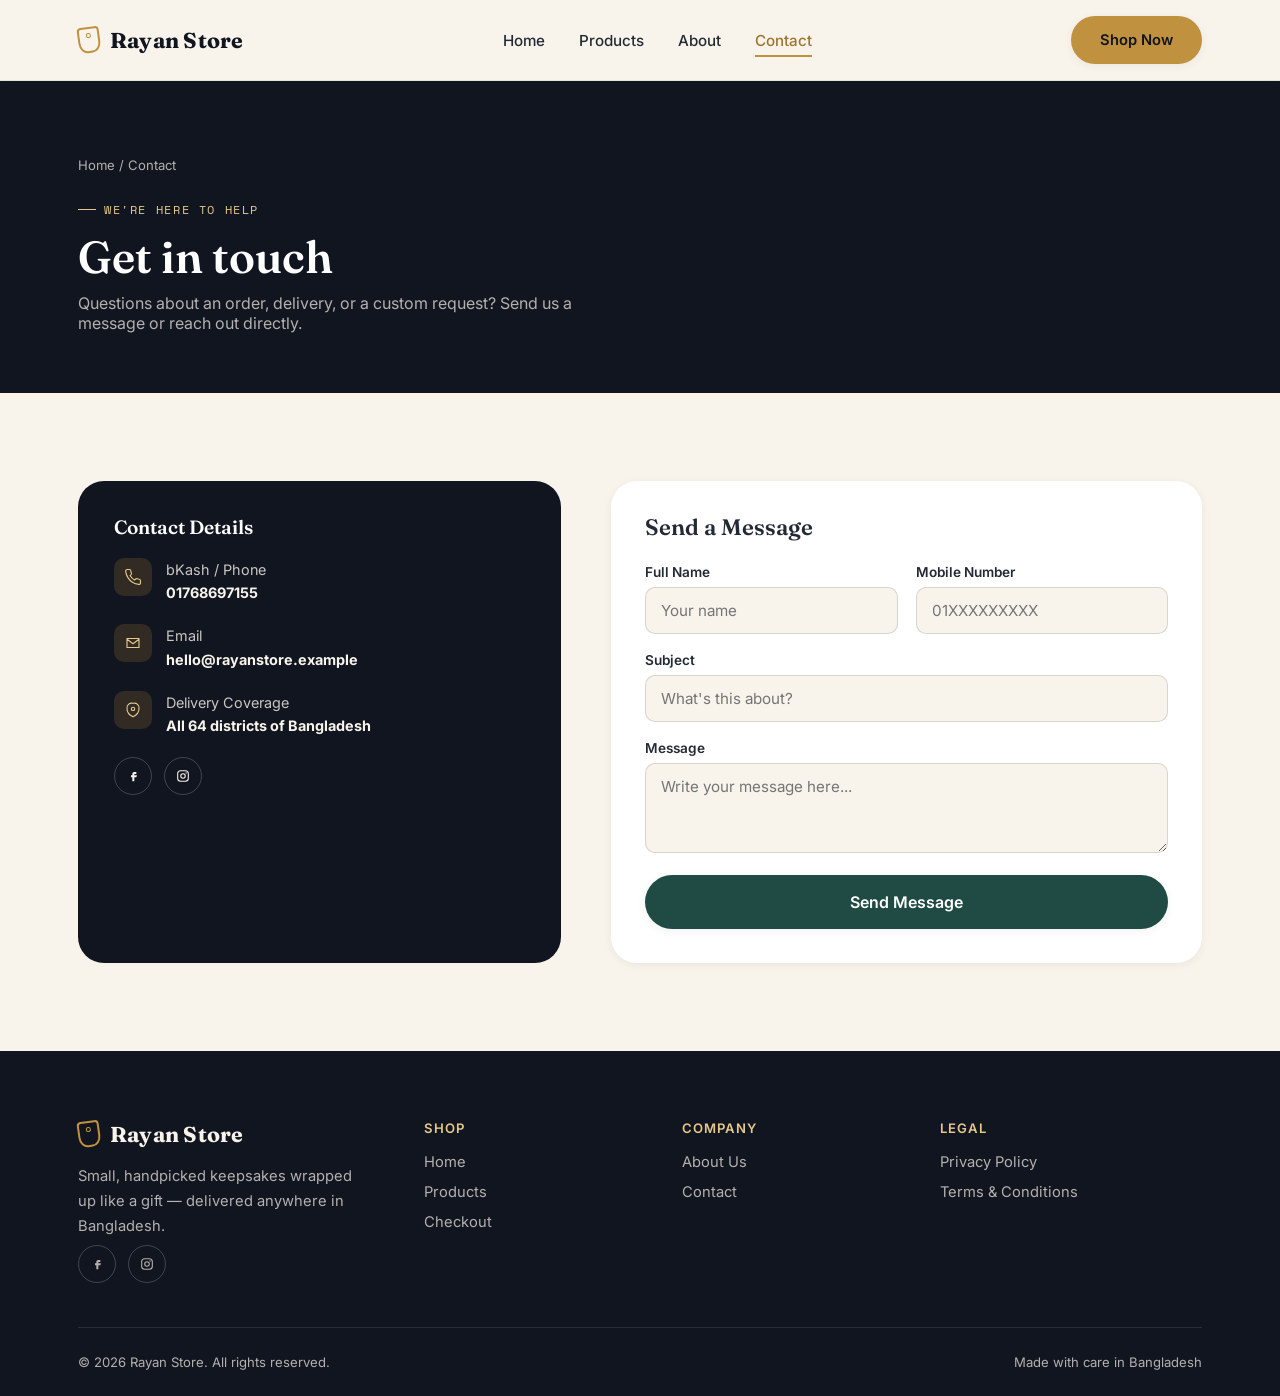
<file: contact.html>
<!DOCTYPE html>
<html lang="en">
<head>
<meta charset="UTF-8">
<meta name="viewport" content="width=device-width, initial-scale=1.0">
<title>Contact Us — Rayan Store</title>
<meta name="description" content="Get in touch with Rayan Store for order support and questions.">
<link rel="stylesheet" href="style.css">
</head>
<body>

<div id="loader"><div class="loader-tag"></div></div>

<header class="site-header">
  <nav class="nav">
    <a href="index.html" class="logo"><span class="tag-mark"></span>Rayan Store</a>
    <ul class="nav-links" id="navLinks">
      <li><a href="index.html">Home</a></li>
      <li><a href="products.html">Products</a></li>
      <li><a href="about.html">About</a></li>
      <li><a href="contact.html">Contact</a></li>
    </ul>
    <div class="nav-cta">
      <a href="products.html" class="btn btn-brass">Shop Now</a>
      <button class="hamburger" id="hamburger" aria-label="Toggle menu"><span></span><span></span><span></span></button>
    </div>
  </nav>
</header>

<main>
  <section class="page-hero">
    <div class="wrap">
      <p class="crumbs"><a href="index.html">Home</a> / Contact</p>
      <p class="eyebrow">We're here to help</p>
      <h1>Get in touch</h1>
      <p>Questions about an order, delivery, or a custom request? Send us a message or reach out directly.</p>
    </div>
  </section>

  <section>
    <div class="wrap contact-grid">

      <div class="contact-info-card reveal">
        <h3>Contact Details</h3>
        <div class="contact-row">
          <div class="ci-icon">
            <svg width="18" height="18" viewBox="0 0 24 24" fill="none"><path d="M22 16.9v3a2 2 0 01-2.2 2 19.8 19.8 0 01-8.6-3 19.5 19.5 0 01-6-6 19.8 19.8 0 01-3-8.7A2 2 0 014.1 2h3a2 2 0 012 1.7c.1 1 .3 2 .7 3a2 2 0 01-.4 2.1L8 10.1a16 16 0 006 6l1.3-1.4a2 2 0 012.1-.4c1 .4 2 .6 3 .7a2 2 0 011.6 2z" stroke="currentColor" stroke-width="1.5" stroke-linecap="round" stroke-linejoin="round"/></svg>
          </div>
          <span>bKash / Phone<br><strong style="color:#f8f4ec;">01768697155</strong></span>
        </div>
        <div class="contact-row">
          <div class="ci-icon">
            <svg width="18" height="18" viewBox="0 0 24 24" fill="none"><path d="M4 6h16v12H4zM4 7l8 6 8-6" stroke="currentColor" stroke-width="1.5" stroke-linecap="round" stroke-linejoin="round"/></svg>
          </div>
          <span>Email<br><strong style="color:#f8f4ec;">hello@rayanstore.example</strong></span>
        </div>
        <div class="contact-row">
          <div class="ci-icon">
            <svg width="18" height="18" viewBox="0 0 24 24" fill="none"><path d="M12 21c-4-2-8-5.5-8-10.5A6.5 6.5 0 0112 3a6.5 6.5 0 018 7.5C20 15.5 16 19 12 21z" stroke="currentColor" stroke-width="1.5"/><circle cx="12" cy="10.5" r="2.2" stroke="currentColor" stroke-width="1.5"/></svg>
          </div>
          <span>Delivery Coverage<br><strong style="color:#f8f4ec;">All 64 districts of Bangladesh</strong></span>
        </div>
        <div class="social-row" style="margin-top:6px;">
          <a href="#" aria-label="Facebook"><svg width="16" height="16" viewBox="0 0 24 24" fill="none"><path d="M14 9h3V6h-3c-1.7 0-3 1.3-3 3v2H9v3h2v6h3v-6h3l1-3h-4v-1.5c0-.6.4-1 1-1z" fill="currentColor"/></svg></a>
          <a href="#" aria-label="Instagram"><svg width="16" height="16" viewBox="0 0 24 24" fill="none"><rect x="4" y="4" width="16" height="16" rx="4.5" stroke="currentColor" stroke-width="1.6"/><circle cx="12" cy="12" r="3.4" stroke="currentColor" stroke-width="1.6"/><circle cx="16.6" cy="7.4" r="1" fill="currentColor"/></svg></a>
        </div>
      </div>

      <div class="panel reveal">
        <h2>Send a Message</h2>
        <form id="contactForm">
          <div class="form-row">
            <div class="field">
              <label for="cName">Full Name</label>
              <input type="text" id="cName" placeholder="Your name" required>
            </div>
            <div class="field">
              <label for="cPhone">Mobile Number</label>
              <input type="tel" id="cPhone" placeholder="01XXXXXXXXX" required>
            </div>
          </div>
          <div class="field">
            <label for="cSubject">Subject</label>
            <input type="text" id="cSubject" placeholder="What's this about?" required>
          </div>
          <div class="field">
            <label for="cMessage">Message</label>
            <textarea id="cMessage" placeholder="Write your message here..." required></textarea>
          </div>
          <button type="submit" class="btn btn-primary btn-lg btn-block">Send Message</button>
        </form>
      </div>

    </div>
  </section>
</main>

<footer class="site-footer">
  <div class="wrap">
    <div class="footer-grid">
      <div class="footer-brand">
        <a href="index.html" class="logo"><span class="tag-mark"></span>Rayan Store</a>
        <p>Small, handpicked keepsakes wrapped up like a gift — delivered anywhere in Bangladesh.</p>
        <div class="social-row">
          <a href="#" aria-label="Facebook"><svg width="16" height="16" viewBox="0 0 24 24" fill="none"><path d="M14 9h3V6h-3c-1.7 0-3 1.3-3 3v2H9v3h2v6h3v-6h3l1-3h-4v-1.5c0-.6.4-1 1-1z" fill="currentColor"/></svg></a>
          <a href="#" aria-label="Instagram"><svg width="16" height="16" viewBox="0 0 24 24" fill="none"><rect x="4" y="4" width="16" height="16" rx="4.5" stroke="currentColor" stroke-width="1.6"/><circle cx="12" cy="12" r="3.4" stroke="currentColor" stroke-width="1.6"/><circle cx="16.6" cy="7.4" r="1" fill="currentColor"/></svg></a>
        </div>
      </div>
      <div class="footer-col">
        <h4>Shop</h4>
        <ul>
          <li><a href="index.html">Home</a></li>
          <li><a href="products.html">Products</a></li>
          <li><a href="checkout.html">Checkout</a></li>
        </ul>
      </div>
      <div class="footer-col">
        <h4>Company</h4>
        <ul>
          <li><a href="about.html">About Us</a></li>
          <li><a href="contact.html">Contact</a></li>
        </ul>
      </div>
      <div class="footer-col">
        <h4>Legal</h4>
        <ul>
          <li><a href="#" class="static-link">Privacy Policy</a></li>
          <li><a href="#" class="static-link">Terms &amp; Conditions</a></li>
        </ul>
      </div>
    </div>
    <div class="footer-bottom">
      <span>&copy; 2026 Rayan Store. All rights reserved.</span>
      <span>Made with care in Bangladesh</span>
    </div>
  </div>
</footer>

<button id="backToTop" aria-label="Back to top">
  <svg width="18" height="18" viewBox="0 0 24 24" fill="none"><path d="M12 19V5M5 12l7-7 7 7" stroke="currentColor" stroke-width="2" stroke-linecap="round" stroke-linejoin="round"/></svg>
</button>

<script src="script.js"></script>
</body>
</html>
</file>
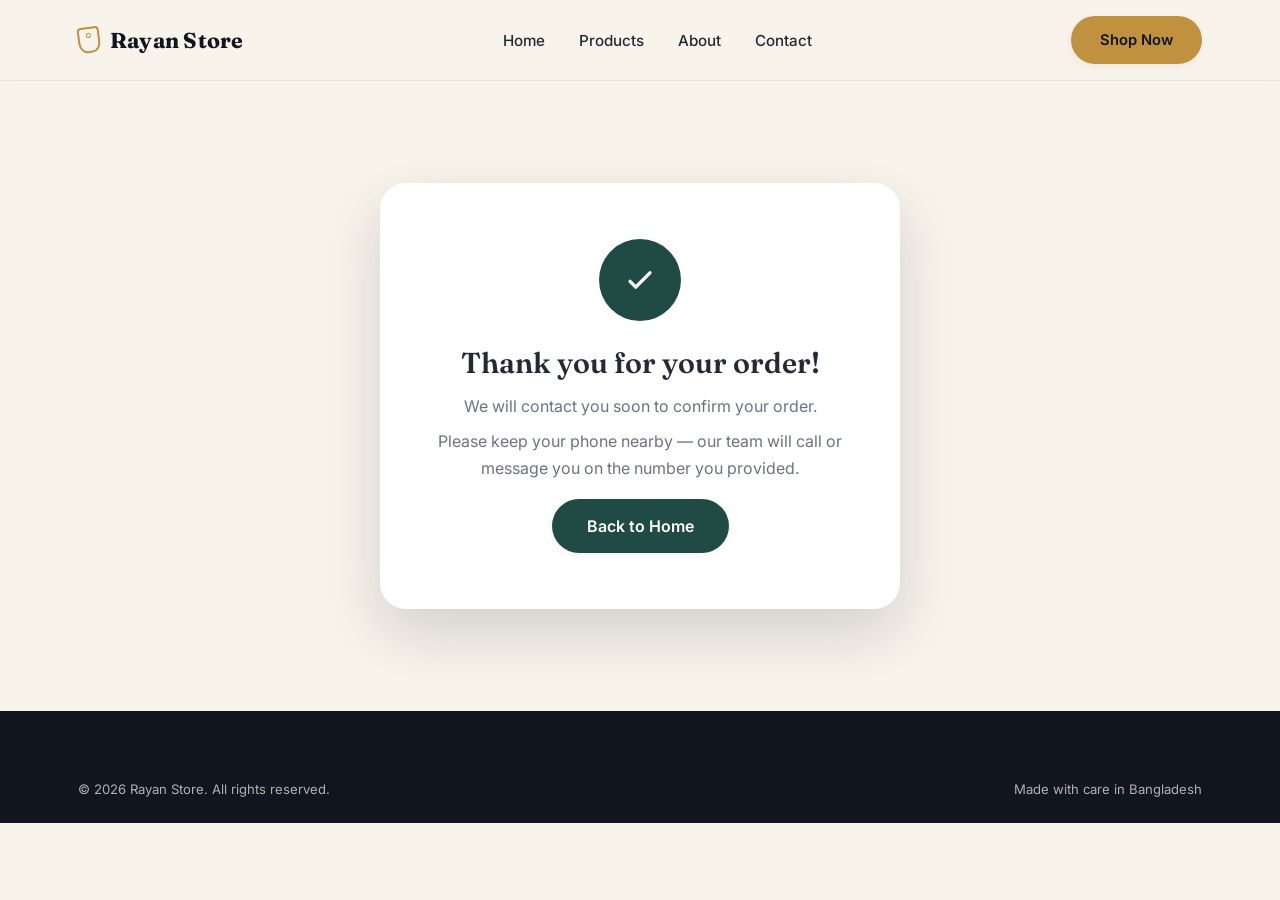
<file: success.html>
<!DOCTYPE html>
<html lang="en">
<head>
<meta charset="UTF-8">
<meta name="viewport" content="width=device-width, initial-scale=1.0">
<title>Order Received — Rayan Store</title>
<meta name="description" content="Thank you for your order at Rayan Store.">
<link rel="stylesheet" href="style.css">
</head>
<body>

<div id="loader"><div class="loader-tag"></div></div>

<header class="site-header">
  <nav class="nav">
    <a href="index.html" class="logo"><span class="tag-mark"></span>Rayan Store</a>
    <ul class="nav-links" id="navLinks">
      <li><a href="index.html">Home</a></li>
      <li><a href="products.html">Products</a></li>
      <li><a href="about.html">About</a></li>
      <li><a href="contact.html">Contact</a></li>
    </ul>
    <div class="nav-cta">
      <a href="products.html" class="btn btn-brass">Shop Now</a>
      <button class="hamburger" id="hamburger" aria-label="Toggle menu"><span></span><span></span><span></span></button>
    </div>
  </nav>
</header>

<main>
  <div class="success-wrap">
    <div class="success-card">
      <div class="success-check">
        <svg width="34" height="34" viewBox="0 0 24 24" fill="none"><path d="M5 13l4 4L19 7" stroke="currentColor" stroke-width="2.4" stroke-linecap="round" stroke-linejoin="round"/></svg>
      </div>
      <h1>Thank you for your order!</h1>
      <p>We will contact you soon to confirm your order.</p>
      <p>Please keep your phone nearby — our team will call or message you on the number you provided.</p>

      <div class="order-ref" id="orderRecap"></div>

      <a href="index.html" class="btn btn-primary btn-lg" style="margin-top:8px;">Back to Home</a>
    </div>
  </div>
</main>

<footer class="site-footer">
  <div class="wrap">
    <div class="footer-bottom" style="border-top:none; padding-top:0;">
      <span>&copy; 2026 Rayan Store. All rights reserved.</span>
      <span>Made with care in Bangladesh</span>
    </div>
  </div>
</footer>

<script src="script.js"></script>
</body>
</html>
</file>
<file: style.css>
/* ========================================================================
   RAYAN STORE — shared stylesheet
   A small "swing-tag" motif (brass label + string + punched hole) ties
   the whole store together, since the products are gift-sized keepsakes.
   ======================================================================== */

@import url('https://fonts.googleapis.com/css2?family=Fraunces:ital,opsz,wght@0,9..144,400;0,9..144,500;0,9..144,600;0,9..144,700;1,9..144,500&family=Inter:wght@400;500;600;700&family=Space+Mono:wght@400;700&display=swap');

:root{
  --ink:#11151f;
  --ink-2:#181e2c;
  --ink-3:#232a3b;
  --paper:#f8f4ec;
  --paper-2:#f1ead9;
  --white:#ffffff;
  --charcoal:#242a35;
  --muted:#6b7280;
  --brass:#c0913f;
  --brass-dark:#9c7530;
  --brass-light:#e6c88a;
  --teal:#1f4b44;
  --teal-light:#2e6e63;
  --rose:#c4636b;

  --radius-s:10px;
  --radius-m:16px;
  --radius-l:26px;

  --shadow-s: 0 2px 10px rgba(17,21,31,.06);
  --shadow-m: 0 12px 30px rgba(17,21,31,.10);
  --shadow-l: 0 24px 60px rgba(17,21,31,.16);

  --font-display: 'Fraunces', serif;
  --font-body: 'Inter', sans-serif;
  --font-mono: 'Space Mono', monospace;

  --max: 1180px;
}

*,*::before,*::after{ box-sizing:border-box; }
html{ scroll-behavior:smooth; }
body{
  margin:0;
  font-family:var(--font-body);
  color:var(--charcoal);
  background:var(--paper);
  -webkit-font-smoothing:antialiased;
  overflow-x:hidden;
}
img{ max-width:100%; display:block; }
a{ color:inherit; text-decoration:none; }
ul{ list-style:none; margin:0; padding:0; }
h1,h2,h3,h4{ font-family:var(--font-display); margin:0; line-height:1.1; font-weight:600; }
p{ margin:0; }
button{ font-family:inherit; cursor:pointer; }
input,textarea,select{ font-family:inherit; }

.wrap{ max-width:var(--max); margin:0 auto; padding:0 28px; }
.eyebrow{
  font-family:var(--font-mono);
  font-size:.72rem;
  letter-spacing:.14em;
  text-transform:uppercase;
  color:var(--brass-dark);
  display:inline-flex;
  align-items:center;
  gap:8px;
  margin-bottom:14px;
}
.eyebrow::before{
  content:"";
  width:18px; height:1px;
  background:var(--brass-dark);
  display:inline-block;
}

::selection{ background:var(--brass-light); color:var(--ink); }
:focus-visible{ outline:2px solid var(--teal-light); outline-offset:3px; }

/* ---------- Page loader ---------- */
#loader{
  position:fixed; inset:0; z-index:9999;
  background:var(--ink);
  display:flex; align-items:center; justify-content:center;
  transition:opacity .5s ease, visibility .5s ease;
}
#loader.hidden{ opacity:0; visibility:hidden; pointer-events:none; }
.loader-tag{
  width:46px; height:58px;
  border:2px solid var(--brass);
  border-radius:6px 6px 40% 40%;
  position:relative;
  animation:swing 1.4s ease-in-out infinite;
  transform-origin:top center;
}
.loader-tag::before{
  content:"";
  position:absolute; top:9px; left:50%; transform:translateX(-50%);
  width:8px; height:8px; border-radius:50%;
  border:2px solid var(--brass);
}
@keyframes swing{
  0%,100%{ transform:rotate(-8deg); }
  50%{ transform:rotate(8deg); }
}

/* ---------- Header / Nav ---------- */
.site-header{
  position:sticky; top:0; z-index:500;
  background:rgba(248,244,236,.85);
  backdrop-filter:blur(10px) saturate(1.4);
  border-bottom:1px solid rgba(17,21,31,.08);
}
.nav{
  display:flex; align-items:center; justify-content:space-between;
  padding:16px 28px;
  max-width:var(--max); margin:0 auto;
}
.logo{
  display:flex; align-items:center; gap:10px;
  font-family:var(--font-display); font-weight:700; font-size:1.35rem;
  color:var(--ink); letter-spacing:.01em;
}
.logo .tag-mark{
  width:22px; height:26px;
  border:2px solid var(--brass);
  border-radius:4px 4px 40% 40%;
  position:relative; transform:rotate(-8deg);
  flex-shrink:0;
}
.logo .tag-mark::before{
  content:""; position:absolute; top:4px; left:50%; transform:translateX(-50%);
  width:5px; height:5px; border-radius:50%; border:1.5px solid var(--brass);
}
.nav-links{
  display:flex; align-items:center; gap:34px;
  font-size:.95rem; font-weight:500;
}
.nav-links a{
  position:relative; padding:4px 0; color:var(--charcoal);
  transition:color .25s ease;
}
.nav-links a::after{
  content:""; position:absolute; left:0; bottom:-3px;
  width:0; height:2px; background:var(--brass);
  transition:width .3s ease;
}
.nav-links a:hover, .nav-links a.active{ color:var(--brass-dark); }
.nav-links a:hover::after, .nav-links a.active::after{ width:100%; }

.nav-cta{
  display:flex; align-items:center; gap:16px;
}
.hamburger{
  display:none; flex-direction:column; gap:5px;
  background:none; border:none; padding:6px;
}
.hamburger span{
  width:24px; height:2px; background:var(--ink); display:block;
  transition:transform .3s ease, opacity .3s ease;
}
.hamburger.open span:nth-child(1){ transform:translateY(7px) rotate(45deg); }
.hamburger.open span:nth-child(2){ opacity:0; }
.hamburger.open span:nth-child(3){ transform:translateY(-7px) rotate(-45deg); }

/* ---------- Buttons ---------- */
.btn{
  display:inline-flex; align-items:center; justify-content:center; gap:8px;
  padding:14px 28px;
  border-radius:999px;
  font-weight:600; font-size:.92rem;
  border:1px solid transparent;
  cursor:pointer;
  transition:transform .25s ease, box-shadow .25s ease, background .25s ease, color .25s ease;
  white-space:nowrap;
}
.btn:active{ transform:scale(.97); }
.btn-primary{
  background:var(--teal); color:var(--white);
  box-shadow:var(--shadow-s);
}
.btn-primary:hover{ background:var(--teal-light); box-shadow:var(--shadow-m); transform:translateY(-2px); }
.btn-brass{
  background:var(--brass); color:var(--ink);
  box-shadow:var(--shadow-s);
}
.btn-brass:hover{ background:var(--brass-dark); color:var(--white); box-shadow:var(--shadow-m); transform:translateY(-2px); }
.btn-outline{
  background:transparent; border-color:rgba(17,21,31,.25); color:var(--ink);
}
.btn-outline:hover{ border-color:var(--ink); background:var(--ink); color:var(--white); transform:translateY(-2px); }
.btn-ghost-light{
  background:rgba(255,255,255,.08); color:var(--paper); border-color:rgba(255,255,255,.25);
}
.btn-ghost-light:hover{ background:rgba(255,255,255,.16); transform:translateY(-2px); }
.btn-block{ width:100%; }
.btn-lg{ padding:16px 34px; font-size:1rem; }
.btn:disabled{ opacity:.45; cursor:not-allowed; transform:none !important; }

/* ---------- Hero ---------- */
.hero{
  background:radial-gradient(120% 140% at 15% 0%, #1a2233 0%, var(--ink) 55%);
  color:var(--paper);
  padding:96px 0 110px;
  position:relative;
  overflow:hidden;
}
.hero::after{
  content:"";
  position:absolute; right:-120px; top:-80px;
  width:420px; height:420px; border-radius:50%;
  background:radial-gradient(circle, rgba(192,145,63,.18), transparent 70%);
}
.hero-grid{
  display:grid; grid-template-columns:1.1fr .9fr; gap:60px; align-items:center;
  position:relative; z-index:2;
}
.hero h1{
  font-size:clamp(2.4rem, 4.4vw, 3.6rem);
  font-weight:600;
  color:var(--white);
}
.hero h1 em{ font-style:italic; color:var(--brass-light); font-weight:500; }
.hero p.lead{
  margin-top:20px; font-size:1.08rem; line-height:1.7; color:rgba(248,244,236,.75);
  max-width:46ch;
}
.hero-actions{ display:flex; gap:16px; margin-top:34px; flex-wrap:wrap; }
.hero-stats{
  display:flex; gap:34px; margin-top:52px; flex-wrap:wrap;
}
.hero-stats div strong{
  display:block; font-family:var(--font-display); font-size:1.6rem; color:var(--brass-light);
}
.hero-stats div span{ font-size:.8rem; color:rgba(248,244,236,.6); }

.hero-visual{
  position:relative;
  display:flex; align-items:center; justify-content:center;
}
.hero-tag-card{
  background:var(--paper);
  border-radius:var(--radius-l);
  padding:26px;
  width:100%; max-width:340px;
  box-shadow:var(--shadow-l);
  transform:rotate(3deg);
  position:relative;
}
.hero-tag-card::before{
  content:"";
  position:absolute; top:-14px; left:38px;
  width:2px; height:22px; background:var(--brass);
}
.hero-tag-card::after{
  content:"";
  position:absolute; top:-22px; left:32px;
  width:14px; height:14px; border-radius:50%;
  border:2px solid var(--brass); background:var(--paper);
}
.hero-tag-card img{ border-radius:var(--radius-m); aspect-ratio:1/1; object-fit:cover; }
.hero-tag-card .tag-price{
  margin-top:16px; display:flex; align-items:center; justify-content:space-between;
}
.hero-tag-card .tag-price strong{ font-family:var(--font-display); font-size:1.3rem; }
.hero-tag-card .tag-price span{
  font-family:var(--font-mono); background:var(--teal); color:var(--white);
  padding:5px 10px; border-radius:6px; font-size:.78rem;
}

/* ---------- Sections ---------- */
section{ padding:88px 0; }
.section-head{ max-width:640px; margin-bottom:52px; }
.section-head h2{ font-size:clamp(1.8rem,3vw,2.5rem); }
.section-head p{ margin-top:14px; color:var(--muted); font-size:1.02rem; line-height:1.7; }
.section-alt{ background:var(--white); }

/* ---------- Product grid & cards ---------- */
.product-grid{
  display:grid; grid-template-columns:repeat(auto-fit,minmax(270px,1fr)); gap:30px;
}
.product-card{
  background:var(--white);
  border-radius:var(--radius-l);
  padding:18px 18px 24px;
  box-shadow:var(--shadow-s);
  transition:transform .35s ease, box-shadow .35s ease;
  position:relative;
}
.product-card:hover{ transform:translateY(-8px); box-shadow:var(--shadow-l); }
.product-media{
  position:relative; border-radius:var(--radius-m); overflow:hidden;
  aspect-ratio:1/1; background:var(--paper-2);
}
.product-media img{
  width:100%; height:100%; object-fit:cover;
  transition:transform .6s ease;
}
.product-card:hover .product-media img{ transform:scale(1.08); }
.price-tag{
  position:absolute; top:14px; right:14px;
  background:var(--brass); color:var(--ink);
  font-family:var(--font-mono); font-weight:700; font-size:.82rem;
  padding:7px 12px; border-radius:8px 8px 8px 2px;
  transform:rotate(4deg);
  box-shadow:var(--shadow-s);
}
.product-body{ padding-top:18px; }
.product-body h3{ font-size:1.18rem; margin-bottom:6px; }
.product-body .desc{ color:var(--muted); font-size:.92rem; line-height:1.55; margin-bottom:18px; }
.product-actions{ display:flex; gap:10px; }
.product-actions .btn{ flex:1; padding:12px 16px; font-size:.85rem; }

/* ---------- Why choose us ---------- */
.features-grid{
  display:grid; grid-template-columns:repeat(auto-fit,minmax(230px,1fr)); gap:26px;
}
.feature-card{
  background:var(--white);
  border-radius:var(--radius-m);
  padding:30px 26px;
  box-shadow:var(--shadow-s);
  transition:transform .3s ease, box-shadow .3s ease;
}
.feature-card:hover{ transform:translateY(-6px); box-shadow:var(--shadow-m); }
.feature-icon{
  width:48px; height:48px; border-radius:12px;
  background:var(--teal); color:var(--white);
  display:flex; align-items:center; justify-content:center;
  margin-bottom:18px;
}
.feature-card h3{ font-size:1.08rem; margin-bottom:8px; }
.feature-card p{ color:var(--muted); font-size:.92rem; line-height:1.6; }

/* ---------- Reviews ---------- */
.reviews-grid{
  display:grid; grid-template-columns:repeat(auto-fit,minmax(280px,1fr)); gap:26px;
}
.review-card{
  background:var(--ink); color:var(--paper);
  border-radius:var(--radius-m);
  padding:28px;
  position:relative;
}
.review-stars{ color:var(--brass-light); letter-spacing:2px; margin-bottom:14px; font-size:.95rem; }
.review-card p.quote{ line-height:1.7; color:rgba(248,244,236,.85); font-size:.96rem; }
.review-who{ display:flex; align-items:center; gap:12px; margin-top:20px; }
.review-avatar{
  width:38px; height:38px; border-radius:50%;
  background:var(--brass); color:var(--ink);
  display:flex; align-items:center; justify-content:center;
  font-family:var(--font-display); font-weight:700;
}
.review-who strong{ display:block; font-size:.9rem; }
.review-who span{ font-size:.76rem; color:rgba(248,244,236,.55); }

/* ---------- FAQ ---------- */
.faq-list{ max-width:760px; }
.faq-item{
  border-bottom:1px solid rgba(17,21,31,.12);
}
.faq-q{
  width:100%; background:none; border:none; text-align:left;
  padding:22px 0; display:flex; align-items:center; justify-content:space-between;
  font-family:var(--font-display); font-size:1.06rem; color:var(--ink);
}
.faq-q .plus{
  width:26px; height:26px; border-radius:50%; border:1px solid var(--brass);
  color:var(--brass-dark); flex-shrink:0;
  display:flex; align-items:center; justify-content:center;
  font-size:1rem; transition:transform .3s ease;
}
.faq-item.open .faq-q .plus{ transform:rotate(45deg); }
.faq-a{
  max-height:0; overflow:hidden; transition:max-height .35s ease, padding .35s ease;
  color:var(--muted); font-size:.95rem; line-height:1.7;
}
.faq-item.open .faq-a{ max-height:220px; padding-bottom:22px; }

/* ---------- Footer ---------- */
.site-footer{
  background:var(--ink); color:rgba(248,244,236,.7);
  padding:70px 0 26px;
}
.footer-grid{
  display:grid; grid-template-columns:1.4fr 1fr 1fr 1.2fr; gap:40px;
  padding-bottom:44px; border-bottom:1px solid rgba(255,255,255,.1);
}
.footer-brand .logo{ color:var(--paper); }
.footer-brand p{ margin-top:16px; font-size:.92rem; line-height:1.7; max-width:32ch; }
.footer-col h4{
  font-family:var(--font-body); font-size:.82rem; letter-spacing:.08em; text-transform:uppercase;
  color:var(--brass-light); margin-bottom:16px; font-weight:600;
}
.footer-col ul li{ margin-bottom:10px; }
.footer-col ul li a{ font-size:.92rem; transition:color .2s ease; }
.footer-col ul li a:hover{ color:var(--white); }
.social-row{ display:flex; gap:12px; margin-top:6px; }
.social-row a{
  width:38px; height:38px; border-radius:50%;
  border:1px solid rgba(255,255,255,.2);
  display:flex; align-items:center; justify-content:center;
  transition:background .25s ease, transform .25s ease;
}
.social-row a:hover{ background:var(--brass); border-color:var(--brass); transform:translateY(-3px); }
.footer-bottom{
  padding-top:26px; display:flex; justify-content:space-between; align-items:center;
  font-size:.82rem; flex-wrap:wrap; gap:10px;
}

/* ---------- Back to top ---------- */
#backToTop{
  position:fixed; bottom:26px; right:26px; z-index:400;
  width:48px; height:48px; border-radius:50%;
  background:var(--brass); color:var(--ink); border:none;
  display:flex; align-items:center; justify-content:center;
  box-shadow:var(--shadow-m);
  opacity:0; visibility:hidden; transform:translateY(12px);
  transition:opacity .3s ease, transform .3s ease, visibility .3s ease, background .3s ease;
}
#backToTop.show{ opacity:1; visibility:visible; transform:translateY(0); }
#backToTop:hover{ background:var(--brass-dark); }

/* ---------- Reveal on scroll ---------- */
.reveal{ opacity:0; transform:translateY(26px); transition:opacity .7s ease, transform .7s ease; }
.reveal.visible{ opacity:1; transform:translateY(0); }
@media (prefers-reduced-motion: reduce){
  .reveal{ opacity:1; transform:none; transition:none; }
  html{ scroll-behavior:auto; }
}

/* ---------- Breadcrumb / page hero (inner pages) ---------- */
.page-hero{
  background:var(--ink); color:var(--paper);
  padding:64px 0 60px;
}
.page-hero .eyebrow{ color:var(--brass-light); }
.page-hero .eyebrow::before{ background:var(--brass-light); }
.page-hero h1{ color:var(--white); font-size:clamp(2rem,4vw,2.8rem); }
.page-hero p{ color:rgba(248,244,236,.7); margin-top:12px; max-width:52ch; }
.crumbs{ font-size:.82rem; color:rgba(248,244,236,.5); margin-bottom:16px; }
.crumbs a:hover{ color:var(--brass-light); }

/* ---------- Product detail page ---------- */
.pd-grid{
  display:grid; grid-template-columns:.9fr 1fr; gap:56px; align-items:start;
}
.pd-media{
  position:sticky; top:100px;
  border-radius:var(--radius-l); overflow:hidden;
  box-shadow:var(--shadow-m);
  aspect-ratio:1/1; background:var(--paper-2);
}
.pd-media img{ width:100%; height:100%; object-fit:cover; }
.pd-price{
  font-family:var(--font-mono); font-size:1.5rem; color:var(--teal);
  margin:16px 0 22px; display:flex; align-items:center; gap:12px;
}
.pd-price .old{ text-decoration:line-through; color:var(--muted); font-size:1rem; }
.pd-desc{ color:var(--muted); line-height:1.75; font-size:1.02rem; margin-bottom:26px; }
.pd-features{ margin-bottom:30px; }
.pd-features li{
  display:flex; align-items:flex-start; gap:12px; margin-bottom:12px; font-size:.96rem;
}
.pd-features li::before{
  content:"✓"; color:var(--teal); font-weight:700; flex-shrink:0;
  width:22px; height:22px; border-radius:50%; background:rgba(31,75,68,.1);
  display:flex; align-items:center; justify-content:center; font-size:.72rem;
}
.pd-actions{ display:flex; gap:14px; margin-bottom:20px; }
.pd-note{
  display:flex; gap:10px; align-items:center;
  background:var(--paper-2); border-radius:var(--radius-s);
  padding:14px 16px; font-size:.86rem; color:var(--charcoal);
}

/* ---------- Checkout ---------- */
.checkout-grid{
  display:grid; grid-template-columns:1.15fr .85fr; gap:48px; align-items:start;
}
.panel{
  background:var(--white); border-radius:var(--radius-l);
  padding:34px; box-shadow:var(--shadow-s);
}
.panel h2{ font-size:1.4rem; margin-bottom:24px; }
.form-row{ display:grid; grid-template-columns:1fr 1fr; gap:18px; }
.field{ margin-bottom:18px; }
.field label{
  display:block; font-size:.85rem; font-weight:600; margin-bottom:7px; color:var(--charcoal);
}
.field input, .field textarea, .field select{
  width:100%; padding:13px 15px; border-radius:var(--radius-s);
  border:1.5px solid rgba(17,21,31,.14); background:var(--paper);
  font-size:.95rem; transition:border-color .25s ease, box-shadow .25s ease;
}
.field input:focus, .field textarea:focus, .field select:focus{
  outline:none; border-color:var(--teal-light); box-shadow:0 0 0 4px rgba(31,75,68,.1);
}
.field textarea{ resize:vertical; min-height:90px; }
.field .hint{ font-size:.78rem; color:var(--muted); margin-top:5px; }

.bkash-box{
  background:var(--ink); color:var(--paper); border-radius:var(--radius-m);
  padding:24px; margin-bottom:26px; position:relative; overflow:hidden;
}
.bkash-box::before{
  content:""; position:absolute; right:-40px; top:-40px; width:140px; height:140px;
  border-radius:50%; background:rgba(192,145,63,.18);
}
.bkash-box .bk-head{ display:flex; align-items:center; gap:12px; margin-bottom:14px; position:relative; z-index:1; }
.bkash-badge{
  background:#E2136E; color:#fff; font-weight:700; font-size:.78rem;
  padding:6px 12px; border-radius:8px; letter-spacing:.03em;
}
.bkash-number{
  font-family:var(--font-mono); font-size:1.5rem; letter-spacing:.04em;
  color:var(--brass-light); margin:10px 0; position:relative; z-index:1;
}
.bkash-steps{ font-size:.86rem; color:rgba(248,244,236,.75); line-height:1.9; position:relative; z-index:1; }
.bkash-steps b{ color:var(--paper); }

.check-row{
  display:flex; align-items:flex-start; gap:12px;
  background:var(--paper-2); border-radius:var(--radius-s);
  padding:16px; margin:22px 0; font-size:.9rem; line-height:1.5;
}
.check-row input{ width:19px; height:19px; margin-top:2px; accent-color:var(--teal); flex-shrink:0; }

.summary-box{
  background:var(--white); border-radius:var(--radius-l);
  padding:30px; box-shadow:var(--shadow-s); position:sticky; top:100px;
}
.summary-box h3{ font-size:1.1rem; margin-bottom:20px; }
.summary-item{ display:flex; gap:14px; align-items:center; margin-bottom:20px; }
.summary-item img{ width:64px; height:64px; border-radius:10px; object-fit:cover; }
.summary-item .si-name{ font-weight:600; font-size:.95rem; }
.summary-item .si-price{ font-family:var(--font-mono); color:var(--muted); font-size:.85rem; margin-top:3px; }
.summary-line{
  display:flex; justify-content:space-between; font-size:.92rem; padding:10px 0;
  border-top:1px dashed rgba(17,21,31,.14); color:var(--muted);
}
.summary-line.total{
  color:var(--ink); font-weight:700; font-size:1.15rem; font-family:var(--font-display);
  border-top:1.5px solid rgba(17,21,31,.2); margin-top:6px; padding-top:16px;
}
.summary-line.total span:last-child{ color:var(--teal); }
.error-msg{
  color:#b3261e; font-size:.85rem; margin-top:6px; display:none;
}
.error-msg.show{ display:block; }
.field.invalid input, .field.invalid textarea, .field.invalid select{ border-color:#b3261e; }

/* ---------- Success page ---------- */
.success-wrap{
  min-height:70vh; display:flex; align-items:center; justify-content:center;
  padding:60px 20px;
}
.success-card{
  background:var(--white); border-radius:var(--radius-l);
  box-shadow:var(--shadow-l); padding:56px 44px; text-align:center; max-width:520px;
}
.success-check{
  width:82px; height:82px; border-radius:50%; background:var(--teal); color:var(--white);
  display:flex; align-items:center; justify-content:center; margin:0 auto 26px;
  font-size:2.2rem;
  animation:pop .5s cubic-bezier(.34,1.56,.64,1);
}
@keyframes pop{ from{ transform:scale(0); } to{ transform:scale(1); } }
.success-card h1{ font-size:1.8rem; margin-bottom:14px; }
.success-card p{ color:var(--muted); line-height:1.7; margin-bottom:8px; }
.order-ref{
  font-family:var(--font-mono); background:var(--paper-2); border-radius:var(--radius-s);
  padding:12px 18px; margin:22px 0; font-size:.9rem; color:var(--charcoal);
}

/* ---------- About / Contact generic content ---------- */
.content-grid{ display:grid; grid-template-columns:1fr 1fr; gap:56px; align-items:center; }
.about-media{ border-radius:var(--radius-l); overflow:hidden; box-shadow:var(--shadow-m); aspect-ratio:4/3; background:var(--paper-2); }
.about-media img{ width:100%; height:100%; object-fit:cover; }
.value-list li{ display:flex; gap:14px; margin-bottom:18px; align-items:flex-start; }
.value-num{
  font-family:var(--font-mono); color:var(--brass-dark); font-weight:700; font-size:.85rem;
  width:30px; flex-shrink:0; padding-top:2px;
}
.contact-grid{ display:grid; grid-template-columns:.9fr 1.1fr; gap:50px; }
.contact-info-card{
  background:var(--ink); color:var(--paper); border-radius:var(--radius-l); padding:36px;
}
.contact-info-card h3{ color:var(--white); font-size:1.2rem; margin-bottom:20px; }
.contact-row{ display:flex; gap:14px; margin-bottom:20px; align-items:flex-start; }
.contact-row .ci-icon{
  width:38px; height:38px; border-radius:10px; background:rgba(192,145,63,.18); color:var(--brass-light);
  display:flex; align-items:center; justify-content:center; flex-shrink:0;
}
.contact-row span{ font-size:.9rem; color:rgba(248,244,236,.8); line-height:1.6; }
.policy-content{ max-width:760px; }
.policy-content h2{ margin:34px 0 12px; font-size:1.3rem; }
.policy-content p, .policy-content li{ color:var(--muted); line-height:1.75; margin-bottom:12px; }
.policy-content ul{ padding-left:20px; list-style:disc; }

/* ---------- Toast ---------- */
.toast{
  position:fixed; bottom:28px; left:50%; transform:translateX(-50%) translateY(20px);
  background:var(--ink); color:var(--paper); padding:14px 24px; border-radius:999px;
  font-size:.88rem; box-shadow:var(--shadow-l); z-index:900;
  opacity:0; visibility:hidden; transition:opacity .3s ease, transform .3s ease, visibility .3s ease;
  display:flex; align-items:center; gap:10px;
}
.toast.show{ opacity:1; visibility:visible; transform:translateX(-50%) translateY(0); }
.toast .dot{ width:8px; height:8px; border-radius:50%; background:var(--brass-light); }

/* ---------- Responsive ---------- */
@media (max-width:920px){
  .hero-grid, .pd-grid, .checkout-grid, .content-grid, .contact-grid{ grid-template-columns:1fr; }
  .pd-media, .summary-box{ position:static; }
  .footer-grid{ grid-template-columns:1fr 1fr; }
  .hero{ padding:70px 0 80px; }
}
@media (max-width:760px){
  .nav-links{
    position:fixed; top:70px; left:0; right:0; bottom:0;
    background:var(--paper); flex-direction:column; align-items:flex-start;
    padding:30px 28px; gap:22px; font-size:1.05rem;
    transform:translateX(100%); transition:transform .35s ease;
    z-index:400;
  }
  .nav-links.open{ transform:translateX(0); }
  .hamburger{ display:flex; }
  .form-row{ grid-template-columns:1fr; }
  .footer-grid{ grid-template-columns:1fr; gap:30px; }
  .footer-bottom{ flex-direction:column; align-items:flex-start; }
}
@media (max-width:520px){
  .wrap{ padding:0 18px; }
  .hero-actions{ flex-direction:column; align-items:stretch; }
  .pd-actions{ flex-direction:column; }
  .panel{ padding:24px; }
  .success-card{ padding:40px 26px; }
}
</file>
